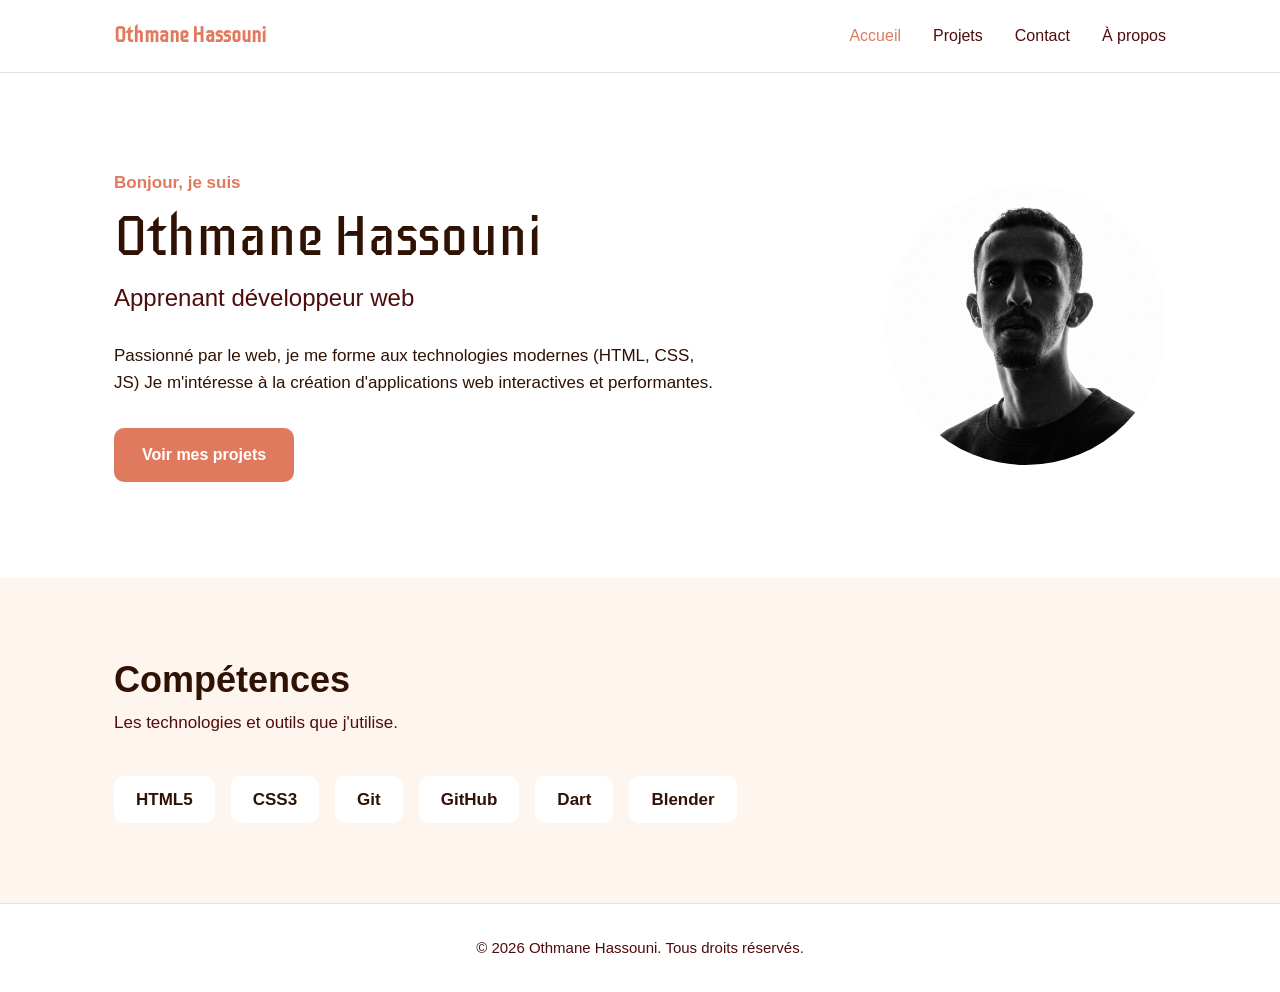
<file: index.html>
<!DOCTYPE html>
<html lang="fr">
<head>
  <meta charset="UTF-8">
  <meta name="viewport" content="width=device-width, initial-scale=1.0">
  <meta name="description" content="Portfolio de Prénom Nom, apprenant développeur web.">
  <title>Othmane Hassouni — Portfolio</title>

  <!-- Police Inter (Google Fonts) -->
<link rel="preconnect" href="https://fonts.googleapis.com">
<link rel="preconnect" href="https://fonts.gstatic.com" crossorigin>
<link href="https://fonts.googleapis.com/css2?family=Anton&family=Foldit:wght@100..900&family=Iceberg&family=Tourney:ital,wght@0,100..900;1,100..900&display=swap" rel="stylesheet">

  <link rel="stylesheet" href="css/style.css">
</head>
<body>

  <!-- ========== EN-TÊTE ========== -->
  <header class="en-tete">
    <div class="conteneur en-tete__contenu">
      <a class="logo" href="index.html"  >Othmane Hassouni</a>
      <nav aria-label="Navigation principale">
        <ul class="menu">
          <li><a href="index.html" class="select">Accueil</a></li>

          <li><a href="PROJETS.html">Projets</a></li>
          <li><a href="CONTACT.html">Contact</a></li>
          <li><a href="COMPÉTENCES.html">À propos</a></li>
        </ul>
      </nav>
    </div>
  </header>
  <main>

  <!-- ========== presentation ========== -->
<section id="presentation" class="presentation">
      <div class="conteneur presentation__contenu">
        <div class="presentation__texte">
          <p class="surtitre">Bonjour, je suis</p>
          <h1 class = "font_name">Othmane Hassouni</h1>
          <p class="metier">Apprenant développeur web</p>
          <p>Passionné par le web, je me forme aux technologies modernes (HTML, CSS, JS) Je m'intéresse à la création d'applications web interactives et performantes.</p>
          <a class="bouton" href="PROJETS.html">Voir mes projets</a>
        </div>
        <img class="presentation__photo" src="images/Avatar.jpeg" alt="Portrait de Prénom Nom" width="280" height="280">
      </div>
    </section>
     <!-- ========== COMPÉTENCES ========== -->
    <section id="competences" class="section section--claire">
      <div class="conteneur">
        <h2>Compétences</h2>
        <p class="section__intro">Les technologies et outils que j'utilise.</p>
        <ul class="competences">
          <li>HTML5</li>
          <li>CSS3</li>
          <li>Git</li>
          <li>GitHub</li>
          <li>Dart</li>
          <li>Blender</li>
        </ul>
        </ul>
      </div>
    </section>

     </main>

  <!-- ========== PIED DE PAGE ========== -->
  <footer class="pied">
    <div class="conteneur">
      <p>© 2026 Othmane Hassouni. Tous droits réservés.</p>
    </div>
  </footer>

</body>
</html>
</file>
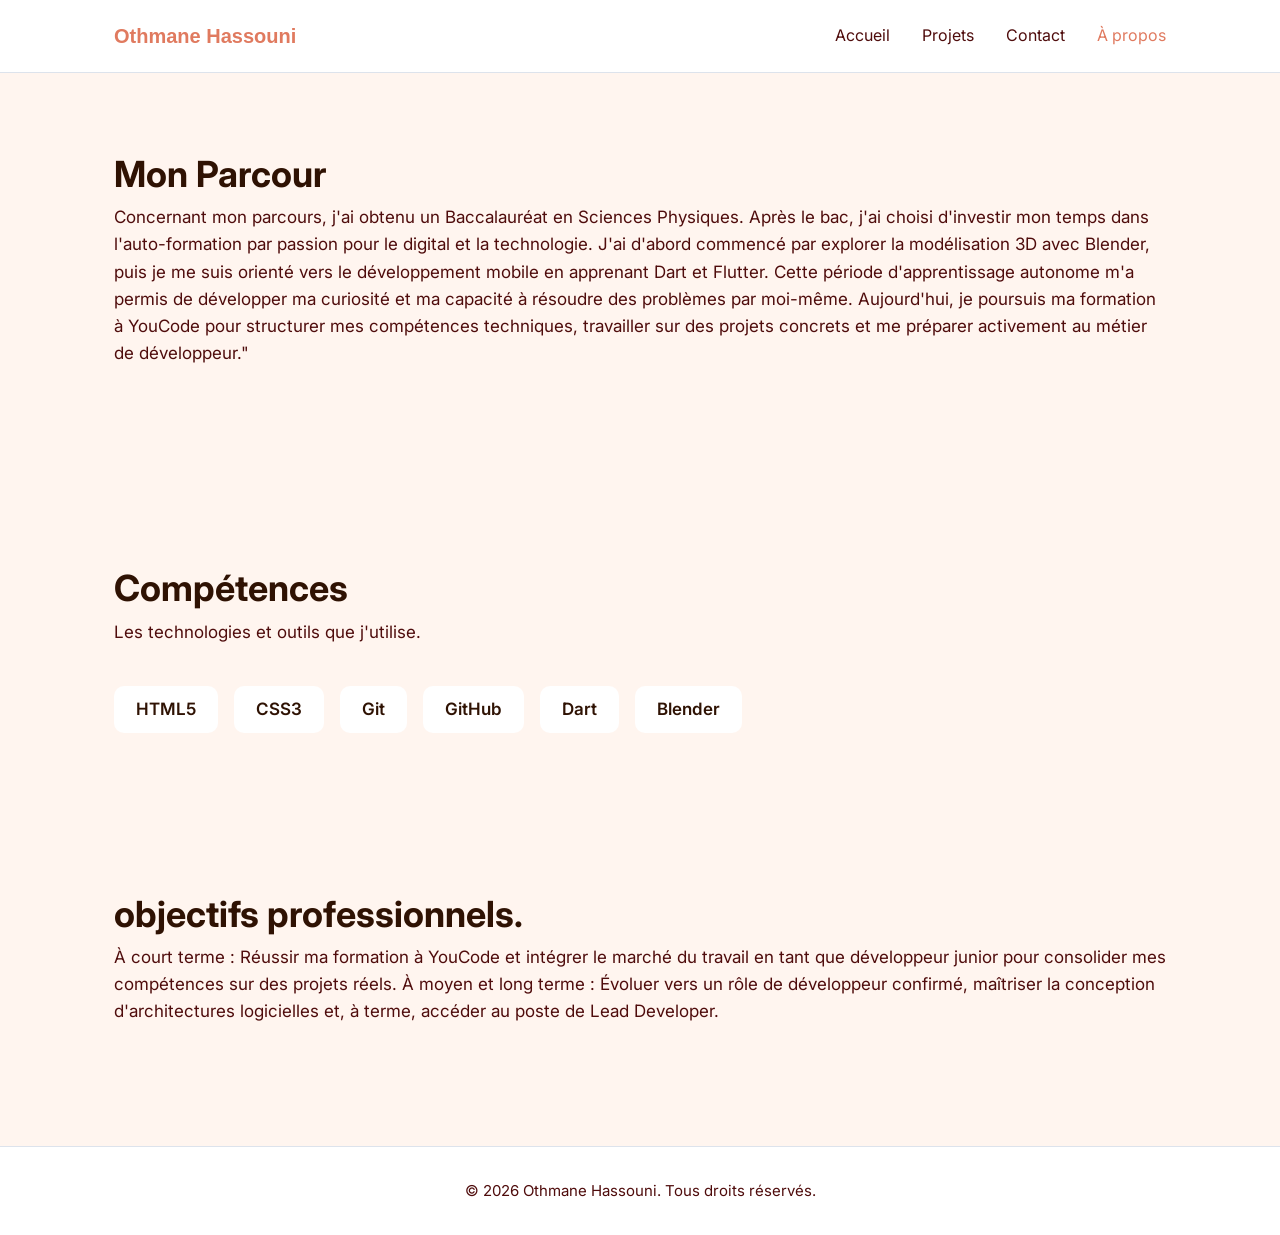
<file: COMPÉTENCES.html>
<!DOCTYPE html>
<html lang="fr">
<head>
  <meta charset="UTF-8">
  <meta name="viewport" content="width=device-width, initial-scale=1.0">
  <meta name="description" content="Portfolio de Prénom Nom, apprenant développeur web.">
  <title>Othmane Hassouni — Portfolio</title>

  <!-- Police Inter (Google Fonts) -->
  <link rel="preconnect" href="https://fonts.googleapis.com">
  <link rel="preconnect" href="https://fonts.gstatic.com" crossorigin>
  <link href="https://fonts.googleapis.com/css2?family=Inter:wght@400;600;700&amp;display=swap" rel="stylesheet">

  <link rel="stylesheet" href="css/style.css">
</head>
<body>

  <!-- ========== EN-TÊTE ========== -->
  <header class="en-tete">
    <div class="conteneur en-tete__contenu">
      <a class="logo" href="index.html" >Othmane Hassouni</a>
      <nav aria-label="Navigation principale">
        <ul class="menu">
          <li><a href="index.html">Accueil</a></li>
          <li><a href="PROJETS.html">Projets</a></li>
          <li><a href="CONTACT.html">Contact</a></li>
          <li><a href="COMPÉTENCES.html" class="select">À propos</a></li>
        </ul>
      </nav>
    </div>
  </header>

  <main>
 
 <!-- ========== Mon Parcour ========== -->
    <section id="competences" class="section section--claire">
      <div class="conteneur">
        <h2>Mon  Parcour</h2>
        <p class="section__intro">Concernant mon parcours, j'ai obtenu un Baccalauréat en Sciences Physiques. Après le bac, j'ai choisi d'investir mon temps dans l'auto-formation par passion pour le digital et la technologie.
J'ai d'abord commencé par explorer la modélisation 3D avec Blender, puis je me suis orienté vers le développement mobile en apprenant Dart et Flutter.
Cette période d'apprentissage autonome m'a permis de développer ma curiosité et ma capacité à résoudre des problèmes par moi-même. Aujourd'hui, 
je poursuis ma formation à YouCode pour structurer mes compétences techniques, travailler sur des projets concrets et me préparer activement au métier de développeur."</p>

      </div>
    </section>
         <!-- ========== COMPÉTENCES ========== -->
    <section id="competences" class="section section--claire">
      <div class="conteneur">
        <h2>Compétences</h2>
        <p class="section__intro">Les technologies et outils que j'utilise.</p>
        <ul class="competences">
          <li>HTML5</li>
          <li>CSS3</li>
          <li>Git</li>
          <li>GitHub</li>
          <li>Dart</li>
          <li>Blender</li>
        </ul>
      </div>
    </section>
     <!-- ========== objectifs professionnels========== -->
    <section id="competences" class="section section--claire">
      <div class="conteneur">
        <h2>objectifs professionnels.</h2>
        <p class="section__intro">À court terme : Réussir ma formation à YouCode et intégrer le marché du travail en tant que développeur junior pour consolider mes compétences sur des projets réels.

À moyen et long terme : Évoluer vers un rôle de développeur confirmé, maîtriser la conception d'architectures logicielles et, à terme, accéder au poste de Lead Developer.</p>
           </div>
    </section>


  <!-- ========== PIED DE PAGE ========== -->
  <footer class="pied">
    <div class="conteneur">
      <p>© 2026 Othmane Hassouni. Tous droits réservés.</p>
    </div>
  </footer>

</body>
</html>
</file>
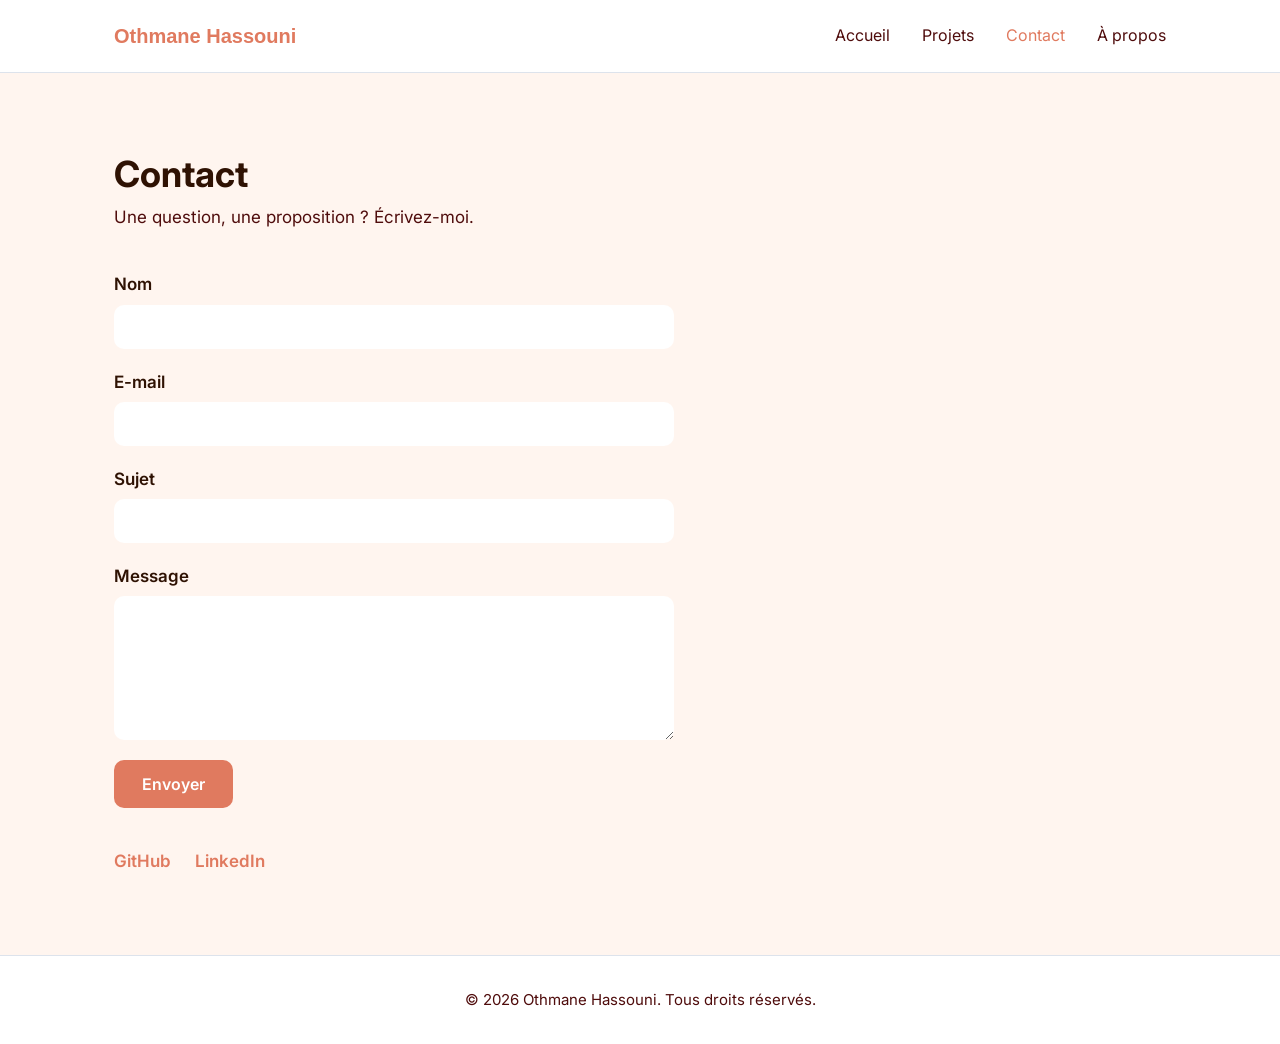
<file: CONTACT.html>
<!DOCTYPE html>
<html lang="fr">
<head>
  <meta charset="UTF-8">
  <meta name="viewport" content="width=device-width, initial-scale=1.0">
  <meta name="description" content="Portfolio de Prénom Nom, apprenant développeur web.">
  <title>Othmane Hassouni — Portfolio</title>

  <!-- Police Inter (Google Fonts) -->
  <link rel="preconnect" href="https://fonts.googleapis.com">
  <link rel="preconnect" href="https://fonts.gstatic.com" crossorigin>
  <link href="https://fonts.googleapis.com/css2?family=Inter:wght@400;600;700&amp;display=swap" rel="stylesheet">

  <link rel="stylesheet" href="css/style.css">
</head>
<body>

  <!-- ========== EN-TÊTE ========== -->
  <header class="en-tete">
    <div class="conteneur en-tete__contenu">
      <a class="logo" href="index.html" >Othmane Hassouni</a>
      <nav aria-label="Navigation principale">
        <ul class="menu">
          <li><a href="index.html">Accueil</a></li>
          <li><a href="PROJETS.html">Projets</a></li>
          <li><a href="CONTACT.html" class="select">Contact</a></li>
          <li><a href="COMPÉTENCES.html">À propos</a></li>
        </ul>
      </nav>
    </div>
  </header>
  <main>

<!-- ========== CONTACT ========== -->
    <section id="contact" class="section section--claire">
      <div class="conteneur">
        <h2>Contact</h2>
        <p class="section__intro">Une question, une proposition ? Écrivez-moi.</p>

        <form class="formulaire" action="#" method="post">
          <label for="nom">Nom</label>
          <input id="nom" name="nom" type="text" required>

          <label for="email">E-mail</label>
          <input id="email" name="email" type="text" required>
          
          <label for="sujet">Sujet</label>
          <input id="sujet" name="sujet" type="text" required >

          <label for="message">Message</label>
          <textarea id="message" name="message" rows="6"></textarea required>
           <button class="bouton" type="submit">Envoyer</button>
        </form>

        <ul class="reseaux">
          <li><a class="lien" href="https://github.com/othmanct49" target="_blank" >GitHub</a></li>
          <li><a class="lien" href="http://www.linkedin.com/in/othmane-hassouni-a37870441" target="_blank">LinkedIn</a></li>
        </ul>
      </div>
    </section>
  </main>

  <!-- ========== PIED DE PAGE ========== -->
  <footer class="pied">
    <div class="conteneur">
      <p>© 2026 Othmane Hassouni. Tous droits réservés.</p>
    </div>
  </footer>

</body>
</html>
</file>
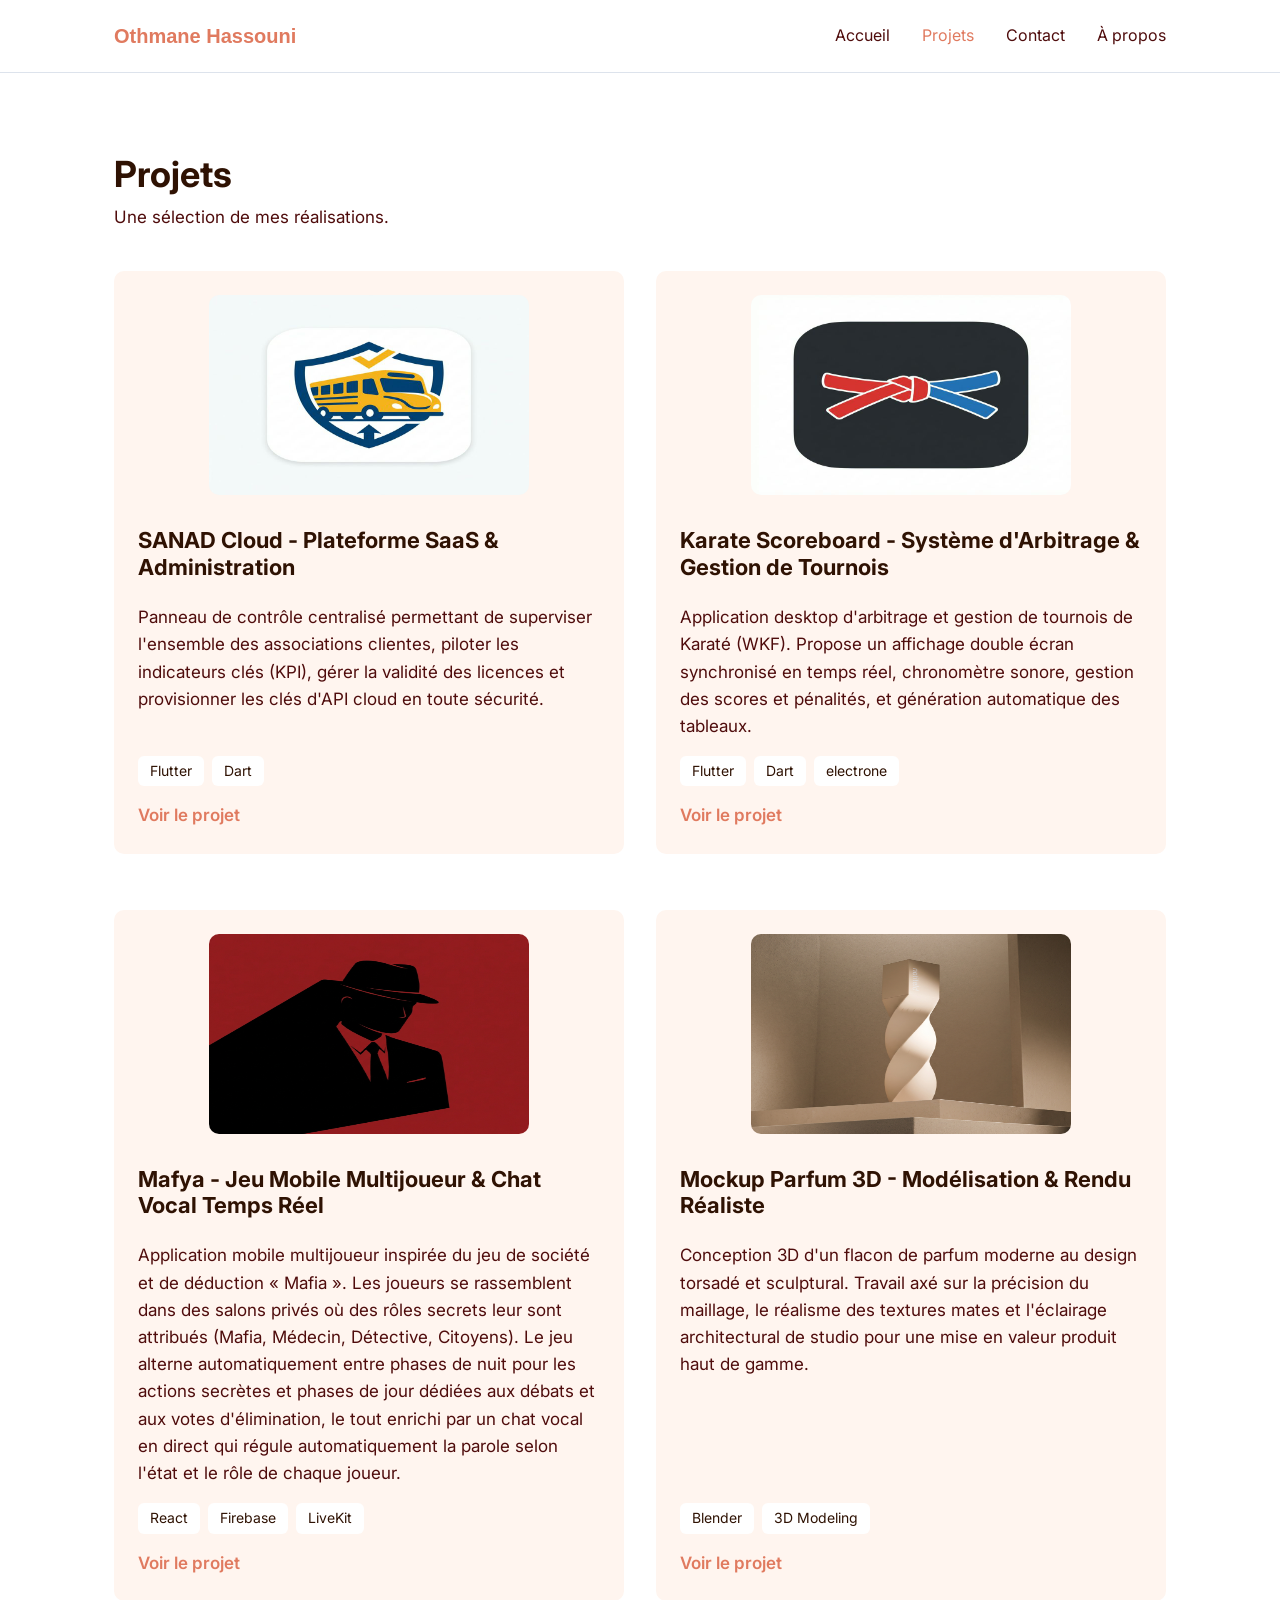
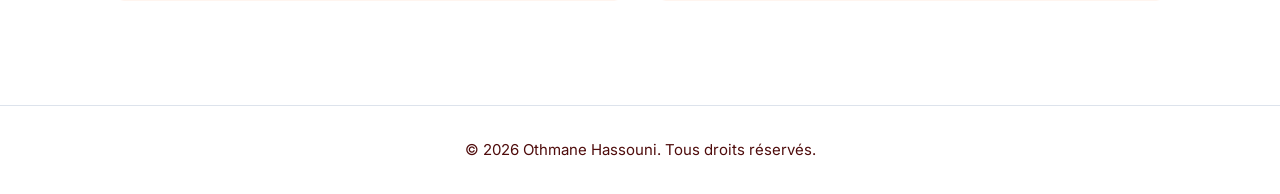
<file: PROJETS.html>
<!DOCTYPE html>
<html lang="fr">
<head>
  <meta charset="UTF-8">
  <meta name="viewport" content="width=device-width, initial-scale=1.0">
  <meta name="description" content="Portfolio de Prénom Nom, apprenant développeur web.">
  <title>Othmane Hassouni — Portfolio</title>

  <!-- Police Inter (Google Fonts) -->
  <link rel="preconnect" href="https://fonts.googleapis.com">
  <link rel="preconnect" href="https://fonts.gstatic.com" crossorigin>
  <link href="https://fonts.googleapis.com/css2?family=Inter:wght@400;600;700&amp;display=swap" rel="stylesheet">

  <link rel="stylesheet" href="css/style.css">
</head>
<body>

  <!-- ========== EN-TÊTE ========== -->
  <header class="en-tete">
    <div class="conteneur en-tete__contenu">
      <a class="logo" href="index.html" >Othmane Hassouni</a>
      <nav aria-label="Navigation principale">
        <ul class="menu">
          <li><a href="index.html">Accueil</a></li>

          <li><a href="PROJETS.html" class="select">Projets</a></li>
          <li><a href="CONTACT.html">Contact</a></li>   
          <li><a href="COMPÉTENCES.html" >À propos</a></li>
        </ul>
      </nav>
    </div>
  </header>
  <main>
 <!-- ========== PROJETS ========== -->
    <section id="projets" class="section">
      <div class="conteneur">
        <h2>Projets</h2>
        <p class="section__intro">Une sélection de mes réalisations.</p>

        <div class="projets">

          <article class="projet">
            <img class="projet__image" src="images/projet-1.png" alt="Aperçu du projet 1" width="320" height="200">
            <div class="projet__texte">
              <h3>SANAD Cloud - Plateforme SaaS & Administration</h3>
              <p>Panneau de contrôle centralisé permettant de superviser l'ensemble des associations clientes, piloter les indicateurs clés (KPI), gérer la validité des licences et provisionner les clés d'API cloud en toute sécurité.</p>
              <ul class="technologies">
                <li>Flutter</li>
                <li>Dart</li>
              </ul>
              <a class="lien" href="#">Voir le projet</a>
            </div>
          </article>

          <article class="projet">
            <img class="projet__image" src="images/projet-2.png" alt="Aperçu du projet 2" width="320" height="200">
            <div class="projet__texte">
              <h3>Karate Scoreboard - Système d'Arbitrage & Gestion de Tournois</h3>
              <p>Application desktop d'arbitrage et gestion de tournois de Karaté (WKF). Propose un affichage double écran synchronisé en temps réel, chronomètre sonore, gestion des scores et pénalités, et génération automatique des tableaux.</p>
              <ul class="technologies">
                <li>Flutter</li>
                <li>Dart</li>           
                <li>electrone</li>

              </ul>
              <a class="lien" href="#">Voir le projet</a>
            </div>
          </article>

          <article class="projet">
            <img class="projet__image" src="images/projet-3.png" alt="Aperçu du projet 3" width="320" height="200">
            <div class="projet__texte">
              <h3>Mafya - Jeu Mobile Multijoueur & Chat Vocal Temps Réel</h3>
              <p>Application mobile multijoueur inspirée du jeu de société et de déduction « Mafia ». Les joueurs se rassemblent dans des salons privés où des rôles secrets leur sont attribués (Mafia, Médecin, Détective, Citoyens). Le jeu alterne automatiquement entre phases de nuit pour les actions secrètes et phases de jour dédiées aux débats et aux votes d'élimination, le tout enrichi par un chat vocal en direct qui régule automatiquement la parole selon l'état et le rôle de chaque joueur.</p>
              <ul class="technologies">
                <li>React</li>
                <li>Firebase</li>
                <li>LiveKit</li>
              </ul>
              <a class="lien" href="#">Voir le projet</a>
            </div>
          </article>
          <article class="projet">
            <img class="projet__image" src="images/projet-4.png" alt="Aperçu du projet 2" width="320" height="200">
            <div class="projet__texte">
              <h3>Mockup Parfum 3D - Modélisation & Rendu Réaliste</h3>
              <p>Conception 3D d'un flacon de parfum moderne au design torsadé et sculptural. Travail axé sur la précision du maillage, le réalisme des textures mates et l'éclairage architectural de studio pour une mise en valeur produit haut de gamme.</p>
              <ul class="technologies">
                <li>Blender</li>
                <li>3D Modeling</li>
              </ul>
              <a class="lien" href="#">Voir le projet</a>
            </div>
          </article>

        </div>
      </div>
    </section>
  </main>

  <!-- ========== PIED DE PAGE ========== -->
  <footer class="pied">
    <div class="conteneur">
      <p>© 2026 Othmane Hassouni. Tous droits réservés.</p>
    </div>
  </footer>

</body>
</html>
</file>
<file: css/style.css>
/* ==========================================================
   Portfolio — modèle de départ (une seule page)
   Sommaire :
   1. Variables
   2. Base
   3. En-tête
   4. Présentation
   5. Sections communes
   6. Compétences
   7. Projets
   8. Contact
   9. Pied de page
   ========================================================== */

/* ---------- 1. Variables ---------- */
:root {
  /* Couleurs */
  --couleur-fond: #ffffff;
  --couleur-fond-clair: #f4f6fa;
  --couleur-texte: #1c2333;
  --couleur-texte-doux: #4f0c0c;
  --couleur-principale: #2f5bea;
  --couleur-bordure: #dde3ec;

  /* Typographie */
  --police: "Inter", Arial, sans-serif;

  /* Mise en page */
  --largeur-max: 1100px;
  --rayon: 10px;
}

/* ---------- 2. Base ---------- */
* {
  box-sizing: border-box;
}

body {
  margin: 0;
  font-family: var(--police);
  font-size: 17px;
  line-height: 1.6;
  color: #2f1203;
  background-color: var(--couleur-fond);
}

h1,
h2,
h3 {
  margin: 0;
  line-height: 1.2;
}

p {
  margin: 0;
}

ul {
  margin: 0;
  padding: 0;
  list-style: none;
}

a {
  color: inherit;
  text-decoration: none;
}

.conteneur {
  max-width: var(--largeur-max);
  margin: 0 auto;
  padding: 0 24px;
}

.bouton {
  display: inline-block;
  padding: 14px 28px;
  border: none;
  border-radius: var(--rayon);
  font-family: var(--police);
  font-size: 16px;
  font-weight: 600;
  color: #ffffff;
  background-color: #E07A5F;
  cursor: pointer;
}

.lien {
  font-weight: 600;
  color: #E07A5F;
}

/* ---------- 3. En-tête ---------- */
.en-tete {
  border-bottom: 1px solid var(--couleur-bordure);
}

.en-tete__contenu {
  display: flex;
  justify-content: space-between;
  align-items: center;
  height: 72px;
}

.logo {
  font-size: 20px;
  font-weight: 700;
  color : #E07A5F;
  font-family: "Iceberg", sans-serif;
  font-weight: 600;
  font-style: bold;
}

.menu {
  display: flex;
  gap: 32px;
}

.menu a {
  font-size: 16px;
  color: var(--couleur-texte-doux);
}

/* ---------- 4. Présentation ---------- */
.presentation {
  padding: 96px 0;
}
.font_name {
    font-family: "Iceberg", sans-serif;
  font-weight: 400;
  font-style: normal;
}
.menu .select {
    color: #E07A5F; 
}

.presentation__contenu {
  display: flex;
  justify-content: space-between;
  align-items: center;
  gap: 64px;
}

.presentation__texte {
  max-width: 600px;
}

.surtitre {
  margin-bottom: 8px;
  font-weight: 600;
  color: #E07A5F;
}

.presentation h1 {
  font-size: 56px;
}

.metier {
  margin-top: 8px;
  margin-bottom: 24px;
  font-size: 24px;
  color: var(--couleur-texte-doux);
}

.presentation .bouton {
  margin-top: 32px;
}

.presentation__photo {
  width: 280px;
  height: 280px;
  border-radius: 50%;
}

/* ---------- 5. Sections communes ---------- */
.section {
  padding: 80px 0;
}

.section--claire {
  background-color: #fff5ef;
}

.section h2 {
  font-size: 36px;
}

.section__intro {
  margin-top: 8px;
  margin-bottom: 40px;
  color: var(--couleur-texte-doux);
}

/* ---------- 6. Compétences ---------- */
.competences {
  display: flex;
  gap: 16px;
}

.competences li {
  padding: 10px 22px;
  border-radius: var(--rayon);
  font-weight: 600;
  background-color: var(--couleur-fond);
}

/* ---------- 7. Projets ---------- */
/* Les projets sont empilés les uns sous les autres. */
.projets {
 display: grid;
 grid-template-columns: repeat(2, 1fr);
 gap: 32px;
}
.projet {
  display: flex;
  flex-direction: column;
  align-items: center;
  gap: 32px;
  margin-bottom: 24px;
  padding: 24px;
  background-color: #fff5ef;
  border-radius: var(--rayon);
}

.projet__image {
  width: 320px;
  height: 200px;
  border-radius: var(--rayon);
}

.projet h3 {
  margin-bottom: 8px;
  font-size: 22px;
}

.projet p {
  color: var(--couleur-texte-doux);
}
.projet__texte {
  display:flex;
  flex-direction: column;
  flex-grow: 1;
  gap: 16px;.


}

.technologies {
  display: flex;
  align-items: flex-start;
  gap: 8px;
  flex-grow: 1 ;
  margin-top: auto ;

}

.technologies li {
  padding: 4px 12px;
  border-radius: 6px;
  margin-top: auto ;
  font-size: 14px;
  background-color: #ffffff;
}

/* ---------- 8. Contact ---------- */
.formulaire {
  max-width: 560px;
}

.formulaire label {
  display: block;
  margin-bottom: 6px;
  font-weight: 600;
}

.formulaire input,
.formulaire textarea {
  display: block;
  width: 100%;
  margin-bottom: 20px;
  padding: 12px 14px;
  border: 0px solid;
  border-radius: var(--rayon);
  font-family: var(--police);
  font-size: 16px;
  color: var(--couleur-texte);
  background-color: var(--couleur-fond);
}

.reseaux {
  display: flex;
  gap: 24px;
  margin-top: 40px;
}

/* ---------- 9. Pied de page ---------- */
.pied {
  padding: 32px 0;
  border-top: 1px solid var(--couleur-bordure);
  font-size: 15px;
  text-align: center;
  color: var(--couleur-texte-doux);
}
</file>
